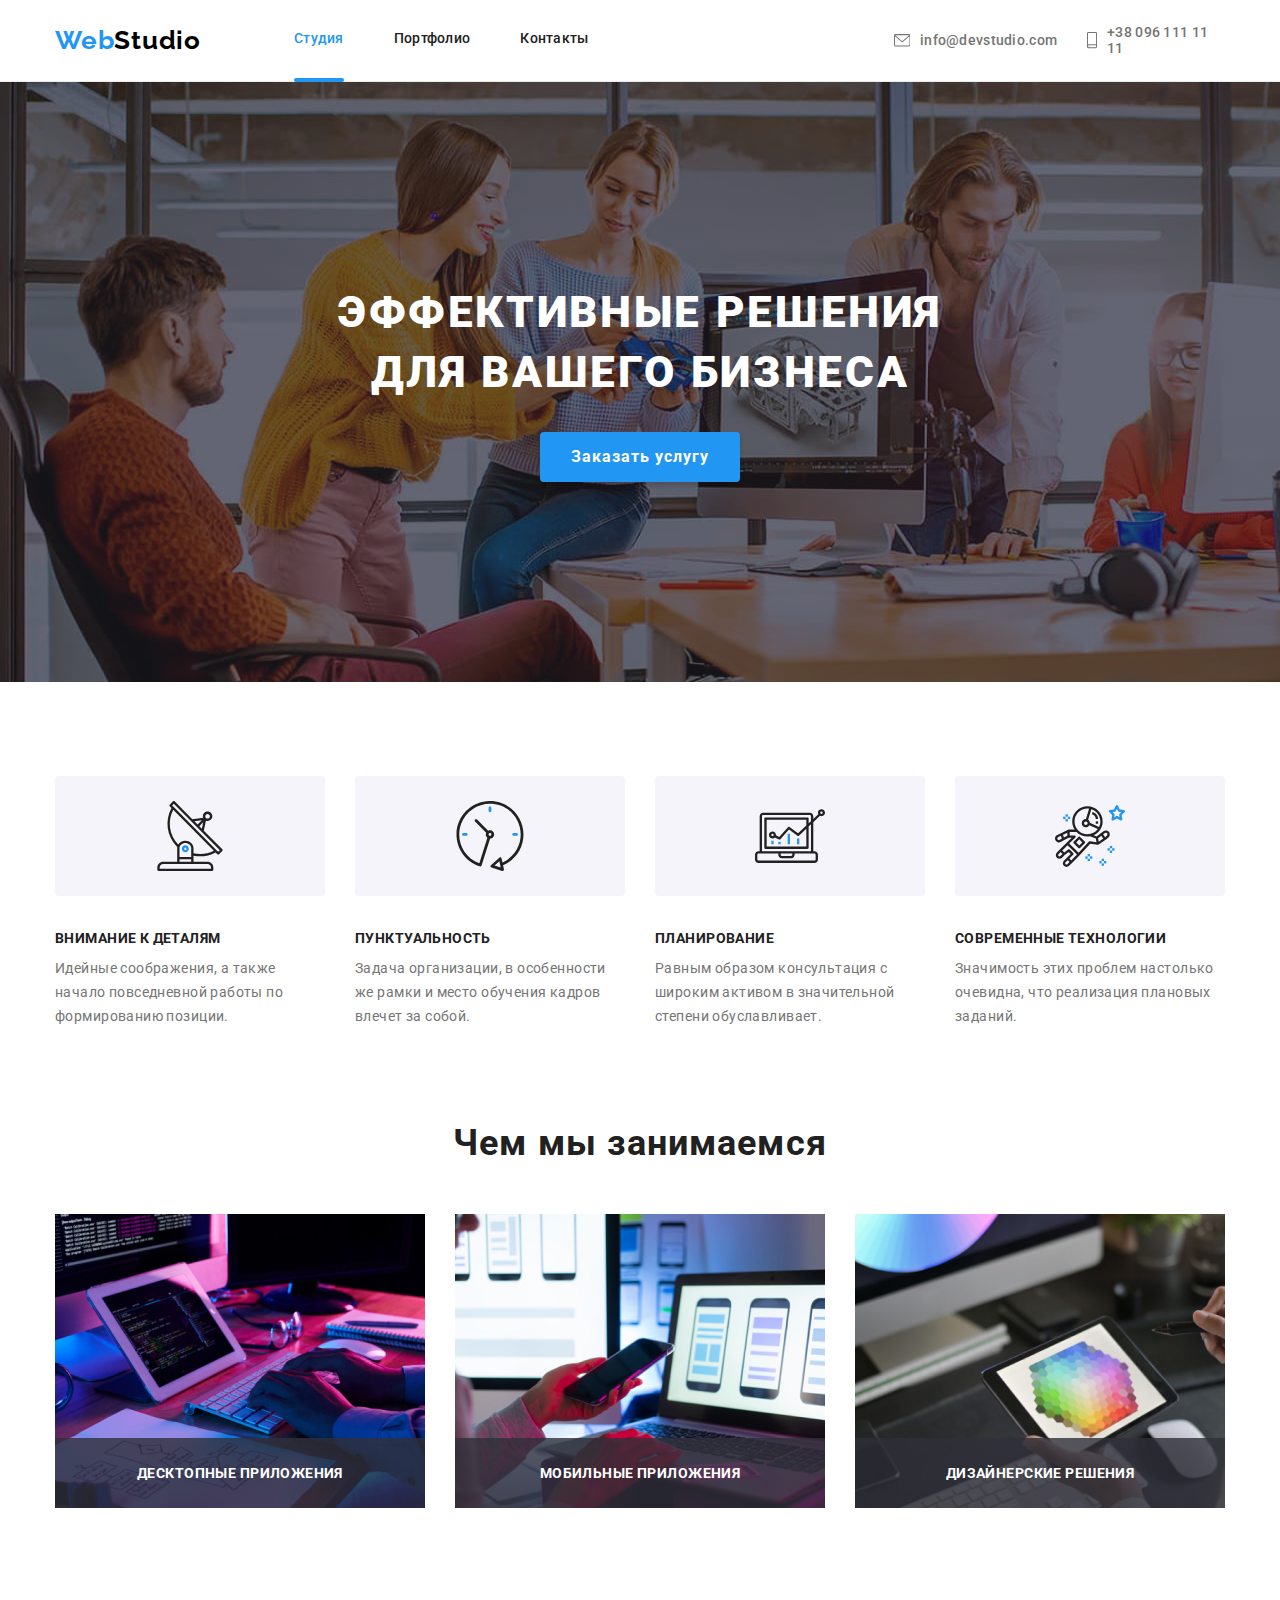
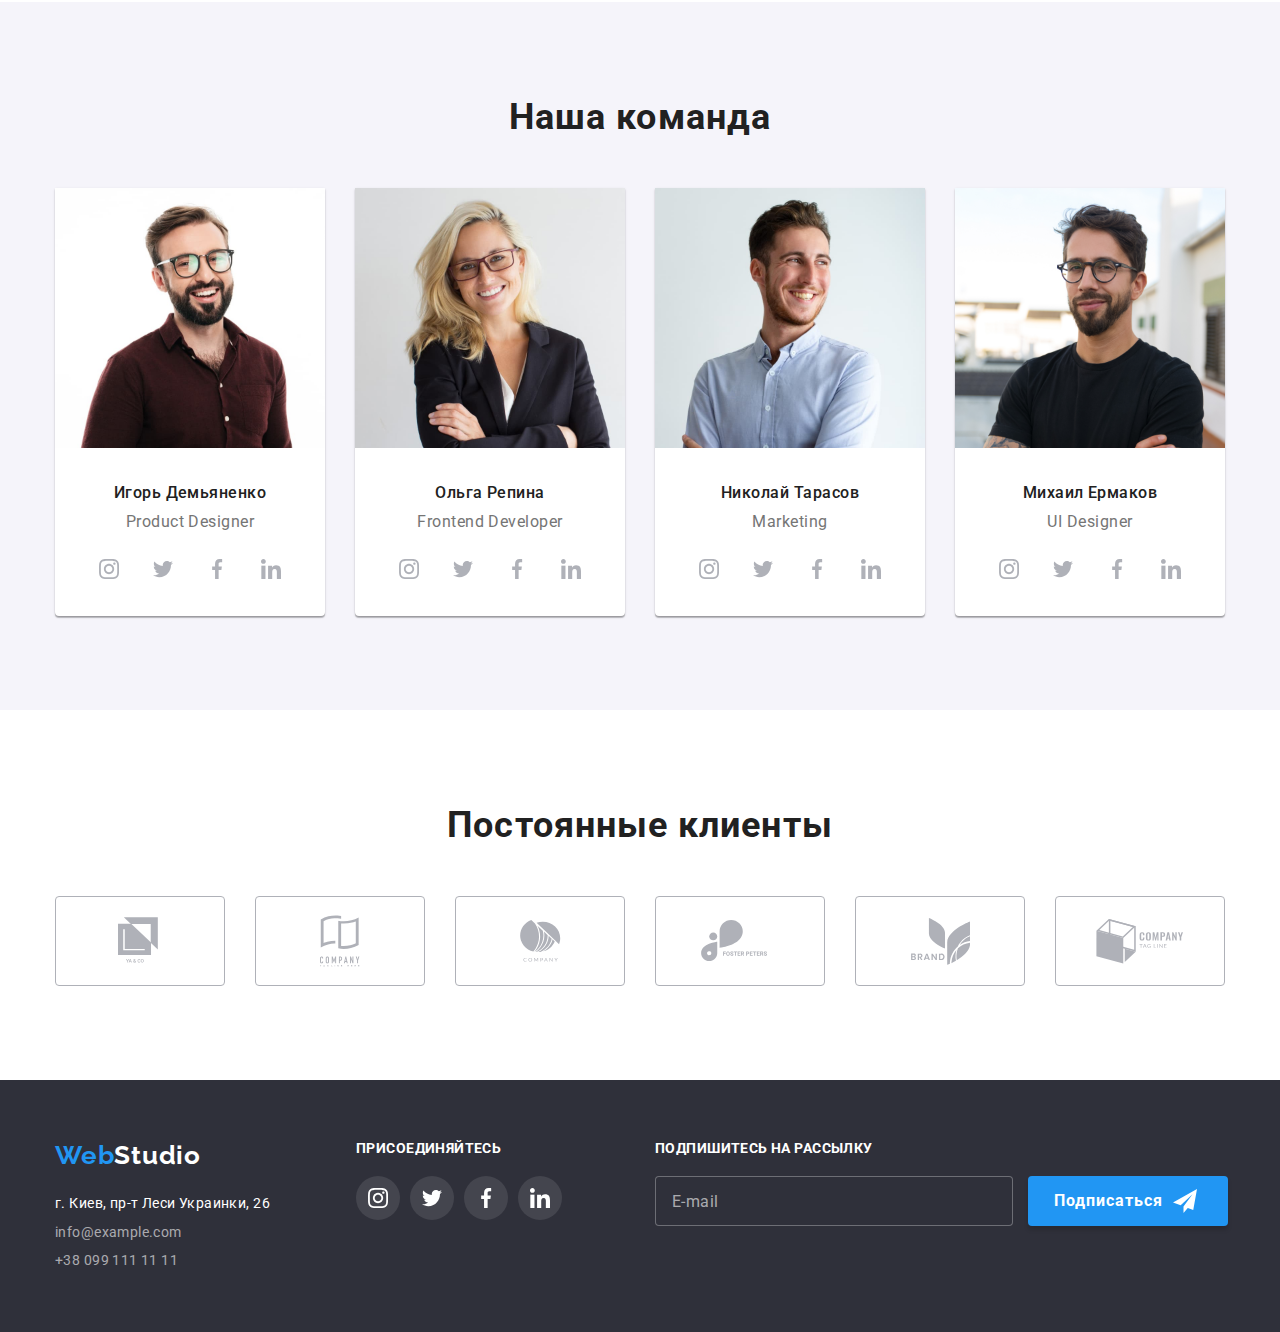
<file: index.html>
<!DOCTYPE html>
<html lang="ru">
<head>
    <meta charset="UTF-8">
    <meta name="viewport" content="width=device-width, initial-scale=1.0">
    <title>Студия</title>
    <!-- <link rel="stylesheet" href="./css/styles.css"> -->
    <link rel="stylesheet" href="./css/main.min.css">
    <link href="https://fonts.googleapis.com/css2?family=Raleway:wght@700&family=Roboto:wght@400;500;700;900&display=swap" rel="stylesheet"/>
    <link rel="preconnect" href="https://fonts.gstatic.com">
    <link href="https://fonts.googleapis.com/css2?family=Roboto:wght@400;500;700;900&display=swap" rel="stylesheet">
</head>
<body class="body">
    <!-- Шапка страницы -->
    <header id="header">
        <div class="container">
            <div class="header-container">
                <!-- Логотип страницы -->
                <a href="./index.html" class="logo">Web<span>Studio</span></a>
                <!-- Навигация страницы -->
                <nav class="main-nav"> 
                    <ul class="site-nav">
                        <li>
                            <a href="./index.html" class="link current">Студия</a>
                        </li>
                        <li>
                            <a href="./portfolio.html" class="link">Портфолио</a>
                        </li>
                        <li>
                            <a href="#" class="link">Контакты</a>
                        </li>
                    </ul>
                <!-- Контакты -->
                    <ul class="contacts-nav">
                        <li>
                            <a href="mailto:info@devstudio.com">
                                <svg class="link-icon icon-email">
                                    <use href="./images/icons/sprite.svg#icon-message"></use>
                                </svg>
                                info@devstudio.com
                            </a>
                        </li>
                        <li>
                            <a href="tel:+380961111111">
                                <svg class="link-icon icon-smartphone">
                                    <use href="./images/icons/sprite.svg#icon-smartphone"></use>
                                </svg>
                                +38 096 111 11 11
                            </a>
                        </li>
                    </ul>
                </nav>
            </div>
        </div>
    </header>
    <!-- Контент страницы -->
    <main>
        <section class="block-one">
                <div class="container">
                    <div class="div-block-one">
                        <h1 class="block-one-text">Эффективные решения <br> для вашего бизнеса</h1>
                        <button data-modal-open class="button">Заказать услугу</button>
                        <div class="backdrop is-hidden" data-modal>
                            <div class="modal">
                                <button data-modal-close class="button-close">
                                    <svg class="data-modal-icon" width="11px" height="11px">
                                        <use href="./images/icons/sprite.svg#icon-close"></use>
                                    </svg>
                                </button>
                                <p>
                                    Оставьте свои данные, мы вам перезвоним
                                </p>
                                <!-- Содержимое модального окна -->
                                <div>
                                    <ul class="modal-input">
                                        <li>
                                            <div class="modal-input-text">Имя</div>
                                            <div class="modal-section">
                                                <input type="text" name="name" class="input-text">
                                                <svg class="modal-input-svg">
                                                    <use href="./images/icons/sprite.svg#icon-name"></use>
                                                </svg>
                                            </div>
                                        </li>
                                        <li>
                                            <div class="modal-input-text">Телефон</div>
                                            <div class="modal-section">
                                                <input type="tel" name="telephone" class="input-text">
                                                <svg class="modal-input-svg">
                                                    <use href="./images/icons/sprite.svg#icon-call"></use>
                                                </svg>
                                            </div>
                                        </li>
                                        <li>
                                            <div class="modal-input-text">Почта</div>
                                            <div class="modal-section">
                                                <input type="email" name="email" class="input-text">
                                                <svg class="modal-input-svg">
                                                    <use href="./images/icons/sprite.svg#icon-mess"></use>
                                                </svg>
                                            </div>
                                        </li>
                                        <li>
                                            <div class="modal-input-text">Коментарий</div>
                                            <div class="modal-section">
                                                <textarea class="comment" name="comment" placeholder="Введите текст"></textarea>
                                            </div>    
                                        </li>
                                    </ul>
                                </div>
                                <!-- Чекбокс -->
                                <div class="checkbox">
                                    <label class="lable-checkbox">
                                        <input class="input-checkbox" type="checkbox" value="agree" name="checkbox">
                                            <svg width="16" height="15">
                                                <use href="./images/icons/sprite.svg#icon-box"></use>
                                            </svg>
                                        <span class="checkbox-text">Соглашаюсь с рассылкой и принимаю</span>
                                        <a class="checkbox-link" href=""> Условия договора</a>
                                    </label>
                                </div>
                                <!-- Кнопка оправки -->
                                <div class="modal-send">
                                    <button class="send-button">Отправить</button>
                                </div>
                            </div>
                        </div>
                    </div>
                </div>
        </section>
        <!-- Особенности -->
        <section class="features-section">
            <div class="container">
                <ul class="features">
                    <li>
                        <img src="./images/Rectangle 1.svg" alt="features" width="270px">
                        <h3>ВНИМАНИЕ К ДЕТАЛЯМ</h3>
                        <p>Идейные соображения, а также начало повседневной работы по формированию позиции.</p>
                    </li>
                    <li>
                        <img src="./images/Rectangle 2.svg" alt="features" width="270px">
                        <h3>ПУНКТУАЛЬНОСТЬ</h3>
                        <p>Задача организации, в особенности же рамки и место обучения кадров влечет за собой.</p>
                    </li>
                    <li>
                        <img src="./images/Rectangle 3.svg" alt="features" width="270px">
                        <h3>ПЛАНИРОВАНИЕ</h3>
                        <p>Равным образом консультация с широким активом в значительной степени обуславливает.</p>
                    </li>
                    <li>
                        <img src="./images/Rectangle 4.svg" alt="features" width="270px">
                        <h3>СОВРЕМЕННЫЕ ТЕХНОЛОГИИ</h3>
                        <p>Значимость этих проблем настолько очевидна, что реализация плановых заданий.</p>
                    </li>
                </ul>
            </div>
        </section>
        <!-- Чем мы занимаемся-->
        <section class="work">
            <div class="container">
                <div class="work-div">
                    <h2>Чем мы занимаемся</h2>
                        <ul class="work-ul">
                            <li>
                                <div class="work-img">
                                    <img src="./images/img01.png" alt="изображение" width="370">
                                    <div class="work-text">
                                        <p>ДЕСКТОПНЫЕ ПРИЛОЖЕНИЯ</p>
                                    </div>
                                </div>
                            </li>
                            <li>
                                <div class="work-img">
                                    <img src="./images/img02.png" alt="изображение" width="370">
                                    <div class="work-text">
                                        <p>МОБИЛЬНЫЕ ПРИЛОЖЕНИЯ</p>
                                    </div>
                                </div>
                            </li>
                            <li>
                                <div class="work-img">
                                    <img src="./images/img03.png" alt="изображение" width="370">
                                    <div class="work-text">
                                        <p>ДИЗАЙНЕРСКИЕ РЕШЕНИЯ</p>
                                    </div>
                                </div>
                            </li>
                        </ul>
                </div>
            </div>
        </section>
        <!-- Наша команда -->
        <section class="commands">
            <div class="container">
                <div class="commands-div">
                    <h2>Наша команда</h2>
                    <ul class="commands-list">
                        <li>
                            <img src="./images/people01.jpg" alt="Игорь Демьяненко" width="270">
                            <div class="commands-text">
                                <h3>Игорь Демьяненко</h3>
                                <p>Product Designer</p>
                                <div class="social-list">
                                    <a href="" class="social-list-link">
                                        <svg class="social-list-icon" width="44px" height="44px">
                                            <use href="./images/icons/sprite.svg#icon-instagram">
                                            </use>
                                        </svg>
                                    </a>
                                    <a href="" class="social-list-link">
                                        <svg class="social-list-icon">
                                            <use href="./images/icons/sprite.svg#icon-twitter"></use>
                                        </svg>
                                    </a>
                                    <a href="" class="social-list-link">
                                        <svg class="social-list-icon">
                                            <use href="./images/icons/sprite.svg#icon-facebook"></use>
                                        </svg>
                                    </a>
                                    <a href="" class="social-list-link">
                                        <svg class="social-list-icon">
                                            <use href="./images/icons/sprite.svg#icon-linkedin"></use>
                                        </svg>
                                    </a>
                                </div>
                            </div>
                        </li>
                        <li>
                            <img src="./images/people02.jpg" alt="Ольга репина" width="270">
                            <div class="commands-text">
                                <h3>Ольга Репина</h3>
                                <p>Frontend Developer</p>
                                <div class="social-list">
                                    <a href="" class="social-list-link">
                                        <svg class="social-list-icon" width="44px" height="44px">
                                            <use href="./images/icons/sprite.svg#icon-instagram"></use>
                                        </svg>
                                    </a>
                                    <a href="" class="social-list-link">
                                        <svg class="social-list-icon">
                                            <use href="./images/icons/sprite.svg#icon-twitter"></use>
                                        </svg>
                                    </a>
                                    <a href="" class="social-list-link">
                                        <svg class="social-list-icon">
                                            <use href="./images/icons/sprite.svg#icon-facebook"></use>
                                        </svg>
                                    </a>
                                    <a href="" class="social-list-link">
                                        <svg class="social-list-icon">
                                            <use href="./images/icons/sprite.svg#icon-linkedin"></use>
                                        </svg>
                                    </a>
                                </div>
                            </div>
                        </li>
                        <li>
                            <img src="./images/people03.jpg" alt="Николай Тарасов" width="270">
                            <div class="commands-text">
                                <h3>Николай Тарасов</h3>
                                <p>Marketing</p>
                                <div class="social-list">
                                    <a href="" class="social-list-link">
                                        <svg class="social-list-icon" width="44px" height="44px">
                                            <use href="./images/icons/sprite.svg#icon-instagram"></use>
                                        </svg>
                                    </a>
                                    <a href="" class="social-list-link">
                                        <svg class="social-list-icon">
                                            <use href="./images/icons/sprite.svg#icon-twitter"></use>
                                        </svg>
                                    </a>
                                    <a href="" class="social-list-link">
                                        <svg class="social-list-icon">
                                            <use href="./images/icons/sprite.svg#icon-facebook"></use>
                                        </svg>
                                    </a>
                                    <a href="" class="social-list-link">
                                        <svg class="social-list-icon">
                                            <use href="./images/icons/sprite.svg#icon-linkedin"></use>
                                        </svg>
                                    </a>
                                </div>
                            </div>
                        </li>
                        <li>
                            <img src="./images/people04.png" alt="Михаил Ермаков" width="270">
                            <div class="commands-text">
                                <h3>Михаил Ермаков</h3>
                                <p>UI Designer</p>
                                <div class="social-list">
                                    <a href="" class="social-list-link">
                                        <svg class="social-list-icon" width="44px" height="44px">
                                            <use href="./images/icons/sprite.svg#icon-instagram"></use>
                                        </svg>
                                    </a>
                                    <a href="" class="social-list-link">
                                        <svg class="social-list-icon">
                                            <use href="./images/icons/sprite.svg#icon-twitter"></use>
                                        </svg>
                                    </a>
                                    <a href="" class="social-list-link">
                                        <svg class="social-list-icon">
                                            <use href="./images/icons/sprite.svg#icon-facebook"></use>
                                        </svg>
                                    </a>
                                    <a href="" class="social-list-link">
                                        <svg class="social-list-icon">
                                            <use href="./images/icons/sprite.svg#icon-linkedin"></use>
                                        </svg>
                                    </a>
                                </div>
                            </div>
                        </li>
                    </ul>
                </div>
            </div>
        </section>
        <!-- Постоянные клиенты -->
        <section class="clients">
            <div class="container">
                <div class="clients-div">
                    <h2>Постоянные клиенты</h2>
                    <ul class="clients-list">
                        <li>
                            <a href="" class="clients-link">
                                <svg class="clients-icon" width="44px" height="49px">
                                    <use href="./images/icons/sprite.svg#icon-client-1"></use>
                                </svg>
                            </a>
                        </li>
                        <li>
                            <a href="" class="clients-link">
                                <svg class="clients-icon" width="40px" height="52px">
                                    <use href="./images/icons/sprite.svg#icon-client-2"></use>
                                </svg>
                            </a>
                        </li>
                        <li>
                            <a href="" class="clients-link">
                                <svg class="clients-icon" width="41px" height="42px">
                                    <use href="./images/icons/sprite.svg#icon-client-3"></use>
                                </svg>
                            </a>
                        </li>
                        <li>
                            <a href="" class="clients-link">
                                <svg class="clients-icon" width="79px" height="42px">
                                    <use href="./images/icons/sprite.svg#icon-client-4"></use>
                                </svg>
                            </a>
                        </li>
                        <li>
                            <a href="" class="clients-link">
                                <svg class="clients-icon" width="59px" height="47px">
                                    <use href="./images/icons/sprite.svg#icon-client-5"></use>
                                </svg>
                            </a>
                        </li>
                        <li>
                            <a href="" class="clients-link">
                                <svg class="clients-icon" width="88px" height="45px">
                                    <use href="./images/icons/sprite.svg#icon-client-6"></use>
                                </svg>
                            </a>
                        </li>
                    </ul>
                </div>
            </div>
        </section>
    </main>
    <!-- Подвал страницы -->
    <footer class="page-footer">
        <div class="container">
            <div class="footer-div">
                <div class="footer-container">
                    <a href="./index.html" class="footer-logo">Web<span>Studio</span></a>
                    <!-- Адрес и контакты -->
                    <address class="footer-address">
                        <ul class="adress-footer">
                            <li class="adress">г. Киев, пр-т Леси Украинки, 26</li>
                            <li><a href="mailto:info@example.com">info@example.com</a></li>
                            <li><a href="tel:+380991111111">+38 099 111 11 11</a></li>
                        </ul>
                    </address>
                </div>
                <div class="footer-social">
                    <p class="footer-social-description">ПРИСОЕДИНЯЙТЕСЬ</p>
                    <ul class="footer-social-list">
                        <li>
                            <a href="" class="footer-social-link">
                                <svg class="footer-social-icon">
                                    <use href="./images/icons/sprite.svg#icon-instagram"></use>
                                </svg>
                            </a>
                        </li>
                        <li>
                            <a href="" class="footer-social-link">
                                <svg class="footer-social-icon">
                                    <use href="./images/icons/sprite.svg#icon-twitter"></use>
                                </svg>
                            </a>
                        </li>
                        <li>
                            <a href="" class="footer-social-link">
                                <svg class="footer-social-icon">
                                    <use href="./images/icons/sprite.svg#icon-facebook"></use>
                                </svg>
                            </a>
                        </li>
                        <li>
                            <a href="" class="footer-social-link">
                                <svg class="footer-social-icon">
                                    <use href="./images/icons/sprite.svg#icon-linkedin"></use>
                                </svg>
                            </a>
                        </li>
                    </ul>
                </div>
                <!-- Подписка -->
                <div class="subscription">
                    <p>ПОДПИШИТЕСЬ НА РАССЫЛКУ</p>
                    <div class="subscription-div">
                        <input type="email" name="email" placeholder="E-mail" class="subscription-input">
                        <button class="button-subscription">
                            <span>Подписаться</span>
                            <svg>
                                <use href="./images/icons/sprite.svg#icon-send"></use>
                            </svg>
                        </button>
                    </div>
                </div>
            </div>
        </div>
    </footer>

    <script src="./js/modal.js"></script>
</body>
</html>
</file>
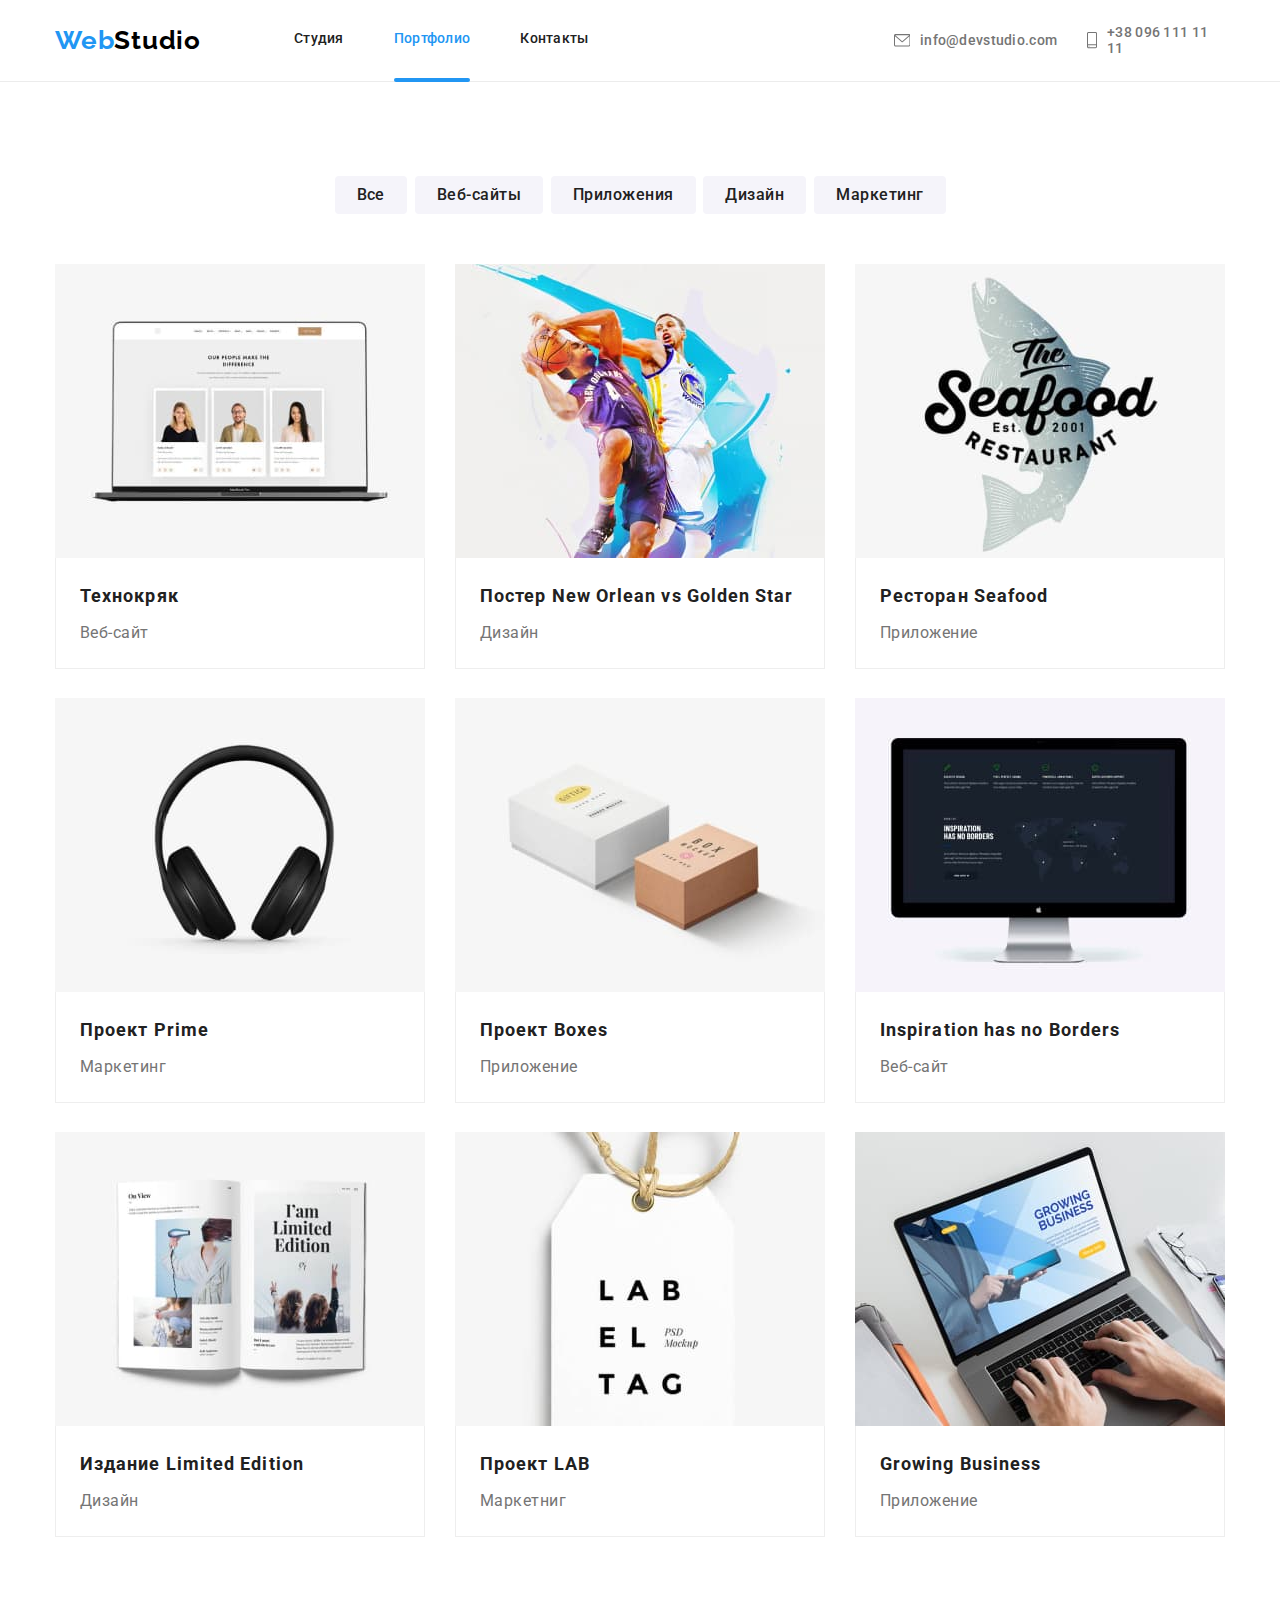
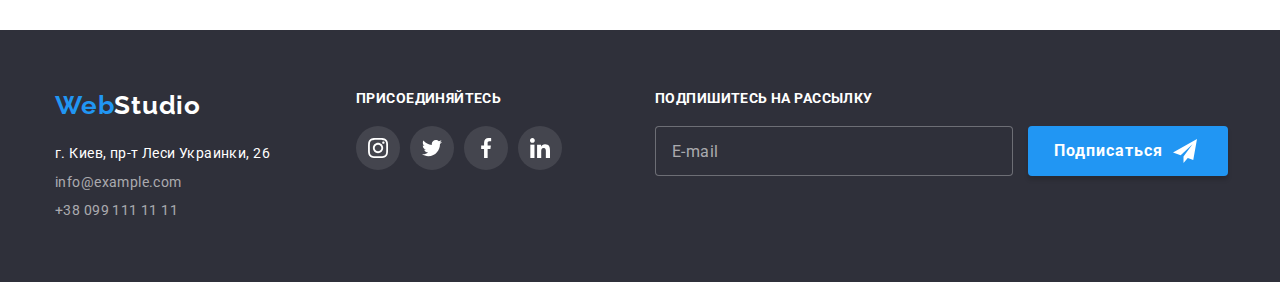
<file: portfolio.html>
<!DOCTYPE html>
<html lang="ru">
<head>
    <meta charset="UTF-8">
    <meta name="viewport" content="width=device-width, initial-scale=1.0">
    <title>Портфолио</title>
    <!-- <link rel="stylesheet" href="./css/styles.css"> -->
    <link rel="stylesheet" href="./css/main.min.css">
    <link href="https://fonts.googleapis.com/css2?family=Raleway:wght@700&family=Roboto:wght@400;500;700;900&display=swap" rel="stylesheet"/>
    <link rel="preconnect" href="https://fonts.gstatic.com">
    <link href="https://fonts.googleapis.com/css2?family=Roboto:wght@400;500;700;900&display=swap" rel="stylesheet">
</head>
<body class="body">
    <!-- Шапка страницы -->
    <header id="header">
        <div class="container">
            <div class="header-container">
                <!-- Логотип страницы -->
                <a href="./index.html" class="logo">Web<span>Studio</span></a>
                <!-- Навигация страницы -->
                <nav class="main-nav">
                    <ul class="site-nav">
                        <li><a href="./index.html" class="link">Студия</a></li>
                        <li><a href="./portfolio.html" class="link current">Портфолио</a></li>
                        <li><a href="#" class="link">Контакты</a></li>
                    </ul>
                    <!-- Контакты -->
                    <ul class="contacts-nav">
                        <li>
                            <a href="mailto:info@devstudio.com">
                                <svg class="link-icon icon-email">
                                    <use href="./images/icons/sprite.svg#icon-message"></use>
                                </svg>
                                info@devstudio.com
                            </a>
                        </li>
                        <li>
                            <a href="tel:+380961111111">
                                <svg class="link-icon icon-smartphone">
                                    <use href="./images/icons/sprite.svg#icon-smartphone"></use>
                                </svg>
                                +38 096 111 11 11
                            </a>
                        </li>
                    </ul>
                </nav>
            </div>
        </div>
    </header>
    <!--Контент страницы-->
    <main>
        <!-- <div class="container"> -->
            <!-- Проекты -->
            <section class="portfolio">
                <div class="container">
                    <div class="portfolio-div">
                        <ul class="portfolio-nav">
                            <li><button>Все</button></li>
                            <li><button>Веб-сайты</button></li>
                            <li><button>Приложения</button></li>
                            <li><button>Дизайн</button></li>
                            <li><button>Маркетинг</button></li>
                        </ul>
                        <ul class="projects">
                            <li>
                                <a href="">
                                    <div class="projects-image">
                                        <img src="./images/portfolio/project_01.jpg" alt="project 1" width="370">
                                        <div class="overlay">
                                            <p>Технокряк это современная площадка распространения коронавируса. Компании используют эту платформу для цифрового шпионажа и атак на защищённые сервера конкурентов.</p>
                                        </div>
                                    </div>
                                    <div class="projects-text">
                                        <h3>Технокряк</h3>
                                        <p>Веб-сайт</p>
                                    </div>
                                </a>
                            </li>
                            <li>
                                <a href="">
                                    <div class="projects-image">
                                        <img src="./images/portfolio/project_02.jpg" alt="project 2" width="370">
                                        <div class="overlay">
                                            <p>Технокряк это современная площадка распространения коронавируса. Компании используют эту платформу для цифрового шпионажа и атак на защищённые сервера конкурентов.</p>
                                        </div>
                                    </div>
                                    <div class="projects-text">
                                        <h3>Постер New Orlean vs Golden Star</h3>
                                        <p>Дизайн</p>
                                    </div>
                                </a>
                            </li>
                            <li>
                                <a href="">
                                    <div class="projects-image">
                                        <img src="./images/portfolio/project_03.jpg" alt="project 3" width="370">
                                        <div class="overlay">
                                            <p>Технокряк это современная площадка распространения коронавируса. Компании используют эту платформу для цифрового шпионажа и атак на защищённые сервера конкурентов.</p>
                                        </div>
                                    </div>
                                    <div class="projects-text">
                                        <h3>Ресторан Seafood</h3>
                                        <p>Приложение</p>
                                    </div>
                                </a>
                            </li>
                            <li>
                                <a href="">
                                    <div class="projects-image">
                                        <img src="./images/portfolio/project_04.jpg" alt="project 4" width="370">
                                        <div class="overlay">
                                            <p>Технокряк это современная площадка распространения коронавируса. Компании используют эту платформу для цифрового шпионажа и атак на защищённые сервера конкурентов.</p>
                                        </div>
                                    </div>
                                    <div class="projects-text">
                                        <h3>Проект Prime</h3>
                                        <p>Маркетинг</p>
                                    </div>
                                </a>
                            </li>
                            <li>
                                <a href="">
                                    <div class="projects-image">
                                        <img src="./images/portfolio/project_05.jpg" alt="project 5" width="370">
                                        <div class="overlay">
                                            <p>Технокряк это современная площадка распространения коронавируса. Компании используют эту платформу для цифрового шпионажа и атак на защищённые сервера конкурентов.</p>
                                        </div>
                                    </div>
                                    <div class="projects-text">
                                        <h3>Проект Boxes</h3>
                                        <p>Приложение</p>
                                    </div>
                                </a>
                            </li>
                            <li>
                                <a href="">
                                    <div class="projects-image">
                                        <img src="./images/portfolio/project_06.jpg" alt="project 6" width="370">
                                        <div class="overlay">
                                            <p>Технокряк это современная площадка распространения коронавируса. Компании используют эту платформу для цифрового шпионажа и атак на защищённые сервера конкурентов.</p>
                                        </div>
                                    </div>
                                    <div class="projects-text">
                                        <h3>Inspiration has no Borders</h3>
                                        <p>Веб-сайт</p>
                                    </div>
                                </a>
                            </li>
                            <li>
                                <a href="">
                                    <div class="projects-image">
                                        <img src="./images/portfolio/project_07.jpg" alt="project 7" width="370">
                                        <div class="overlay">
                                            <p>Технокряк это современная площадка распространения коронавируса. Компании используют эту платформу для цифрового шпионажа и атак на защищённые сервера конкурентов.</p>
                                        </div>
                                    </div>
                                    <div class="projects-text">
                                        <h3>Издание Limited Edition</h3>
                                        <p>Дизайн</p>
                                    </div>
                                </a>
                            </li>
                            <li>
                                <a href="">
                                    <div class="projects-image">
                                        <img src="./images/portfolio/project_08.jpg" alt="project 8" width="370">
                                        <div class="overlay">
                                            <p>Технокряк это современная площадка распространения коронавируса. Компании используют эту платформу для цифрового шпионажа и атак на защищённые сервера конкурентов.</p>
                                        </div>
                                    </div>
                                    <div class="projects-text">
                                        <h3>Проект LAB</h3>
                                        <p>Маркетниг</p>
                                    </div>
                                </a>
                            </li>
                            <li>
                                <a href="">
                                    <div class="projects-image">
                                        <img src="./images/portfolio/project_09.jpg" alt="project 9" width="370">
                                        <div class="overlay">
                                            <p>Технокряк это современная площадка распространения коронавируса. Компании используют эту платформу для цифрового шпионажа и атак на защищённые сервера конкурентов.</p>
                                        </div>
                                    </div>
                                    <div class="projects-text">
                                        <h3>Growing Business</h3>
                                        <p>Приложение</p>
                                    </div>
                                </a>
                            </li>
                        </ul>
                    </div>
                </div>
            </section>
        <!-- </div> -->
    </main>
    <!--Підвал сторінки-->
    <footer class="page-footer">
        <div class="container">
            <div class="footer-div">
                <div class="footer-container">
                    <a href="./index.html" class="footer-logo">Web<span>Studio</span></a>
                    <!-- Адрес и контакты -->
                    <address class="footer-address">
                        <ul class="adress-footer">
                            <li class="adress">г. Киев, пр-т Леси Украинки, 26</li>
                            <li><a href="mailto:info@example.com">info@example.com</a></li>
                            <li><a href="tel:+380991111111">+38 099 111 11 11</a></li>
                        </ul>
                    </address>
                </div>
                <div class="footer-social">
                    <p class="footer-social-description">ПРИСОЕДИНЯЙТЕСЬ</p>
                    <ul class="footer-social-list">
                        <li>
                            <a href="" class="footer-social-link">
                                <svg class="footer-social-icon">
                                    <use href="./images/icons/sprite.svg#icon-instagram"></use>
                                </svg>
                            </a>
                        </li>
                        <li>
                            <a href="" class="footer-social-link">
                                <svg class="footer-social-icon">
                                    <use href="./images/icons/sprite.svg#icon-twitter"></use>
                                </svg>
                            </a>
                        </li>
                        <li>
                            <a href="" class="footer-social-link">
                                <svg class="footer-social-icon">
                                    <use href="./images/icons/sprite.svg#icon-facebook"></use>
                                </svg>
                            </a>
                        </li>
                        <li>
                            <a href="" class="footer-social-link">
                                <svg class="footer-social-icon">
                                    <use href="./images/icons/sprite.svg#icon-linkedin"></use>
                                </svg>
                            </a>
                        </li>
                    </ul>
                </div>
                <!-- Подписка -->
                <div class="subscription">
                    <p>ПОДПИШИТЕСЬ НА РАССЫЛКУ</p>
                    <div class="subscription-div">
                        <input type="email" name="email" placeholder="E-mail" class="subscription-input">
                        <button class="button-subscription">
                            <span>Подписаться</span>
                            <svg>
                                <use href="./images/icons/sprite.svg#icon-send"></use>
                            </svg>
                        </button>
                    </div>
                </div>
            </div>
        </div>
    </footer>
</body>
</html>
</file>
<file: css/styles.css>
:root { 
    --text-color-black: #212121;
    --text-color-grey: #757575;
    --text-color-white: #FFFFFF;
    --accent-color: #2196F3;
    --bt-primary: #F5F4FA;
    --bt-second: #2196F3;
    --background-color: #2F303A;
    --icon-collor: #AFB1B8;
    --border-color: #EEEEEE;
    --black-color: #000000;
    --border-header: #ECECEC;
    --animation-timing: cubic-bezier(0.4, 0, 0.2, 1);
}

*{
    margin: 0;
    padding: 0;
}

*
*::before,
*::after{
    box-sizing: inherit;
}

ul{
    list-style: none;
}

.is-hidden{
    display: none;
}

a {
    text-decoration: none;
}

h2{
    font-weight: 700;
    font-size: 36px;
    line-height: 42px;
    letter-spacing: 0.03em;
    color: var(--text-color-black);
}

.body{
    margin: 0;
    font-family: Roboto, sans-serif;
    background: var(--text-color-white);
}

/*Шапка страницы*/
#header{
    background: var(--text-color-white);
    padding-top: 24px;
    padding-bottom: 25px;
    border-bottom: 1px solid var(--border-header);
}

.header-container{
    display: flex;
    align-items: center;
    justify-content: space-between;
}

.logo{
    font-family: Raleway;
    font-style: normal;
    font-weight: 700;
    font-size: 26px;
    line-height: 31px;
    letter-spacing: 0.03em;
    color: var(--accent-color);
    margin-right: 93px;
}

.logo span{
    color: var(--black-color);
}

/*Навигация страницы*/
.main-nav{
    display: flex;
    align-items: center;
}

.site-nav{
    display: flex;
    margin-right: 305px;
}

.site-nav a{
    color: var(--text-color-black);
    font-weight: 500;
    font-size: 14px;
    line-height: 16px;
    letter-spacing: 0.02em;
    transition: 250ms cubic-bezier(0.4, 0, 0.2, 1);
}

.site-nav li:nth-child(-n+2){
    padding-right: 50px;
}

.site-nav li{
    display: flex;
    justify-content: space-around;
}

.site-nav a:hover,
.site-nav a:focus{
    color: var(--bt-second);
    transition: 250ms cubic-bezier(0.4, 0, 0.2, 1);
}

.site-nav .link.current{
    color: var(--accent-color);
}

.site-nav .link.current::after{
    display: box;
    background: currentColor;
    content: "";
    width: inherit;
    height: 4px;
    border-radius: 2px;
    display: flex;
    position: relative;
    top: 31.5px;
}

/*Контакты*/
.contacts-nav{
    display: flex;
}

.contacts-nav li{
    display: flex;
    align-items: center;
}

.contacts-nav li:nth-child(1){
    padding-right: 30px;
}

.contacts-nav a{
    font-weight: 500;
    font-size: 14px;
    line-height: 16px;
    letter-spacing: 0.02em;
    color: var(--text-color-grey);
    display: flex;
    align-items: center;
    transition: 250ms cubic-bezier(0.4, 0, 0.2, 1);
}

.contacts-nav a:hover,
.contacts-nav a:focus{
    font-weight: 500;
    font-size: 14px;
    line-height: 16px;
    letter-spacing: 0.02em;
    color: var(--bt-second);
    transition: 250ms cubic-bezier(0.4, 0, 0.2, 1);
}

.link-icon{
    fill: currentColor;
    padding-right: 10px;
}

.icon-email{
    width: 16px;
    height: 12px;
}

.icon-smartphone{
    width: 10px;
    height: 16px;
}

/*Контент страницы*/
.container{
    width: 1170px;
    padding-top: 0px;
    padding-right: 15px;
    padding-bottom: 0px;
    padding-left: 15px;
    margin-left: auto;
    margin-right: auto;
    position: relative;
}

.block-one{
    text-align: center;
    background-color: #c4c4c4;
    background-image: linear-gradient(
        to right,    
     rgba(47, 48, 58, 0.4),
     rgba(47, 48, 58, 0.4)
    ), url('../images/Img-overlay.jpg');
    background-size: cover;
    padding-top: 200px;
    padding-bottom: 200px;
}

.div-block-one{
    display: flex;
    flex-direction: column;
    align-items: center;
    position: relative;
}

.block-one-text{
    font-weight: 900;
    font-size: 44px;
    line-height: 60px;
    letter-spacing: 0.06em;
    text-transform: uppercase;
    color: var(--text-color-white);
    margin: 0;
}

.button {
    width: 200px;
    height: 50px;
    background: var(--bt-second);
    box-shadow: 0px 4px 4px rgba(0, 0, 0, 0.15);
    border-radius: 4px;
    font-weight: 700;
    font-size: 16px;
    line-height: 30px;
    letter-spacing: 0.06em;
    display: flex;
    justify-content: center;
    align-items: center;
    margin-top: 30px;
    margin-left: auto;
    margin-right: auto;
    color: var(--text-color-white);
    border: 0;
    outline: none;
}

.backdrop{
    position: fixed;
    top: 0;
    left: 0;
    width: 100%;
    height: 100%;
    background: rgba(0, 0, 0, 0.2);
    opacity: 1;
    z-index: 1;
}

.backdrop.is-hidden{
    opacity: 0;
    pointer-events: none;
    visibility: hidden;
}

.backdrop.is-hidden .modal{
    /* transform: translate(100%, 100%); */
    /* transition:  250ms cubic-bezier(0.4, 0, 0.2, 1); */
    opacity: 0;
}
    
.modal{
    position: fixed;
    top: 50%;
    left: 50%;
    transform: translate(-50%, -50%);
    width: 528px;
    height: 581px;
    background-color: var(--text-color-white);
    box-shadow: 0px 1px 3px rgba(0, 0, 0, 0.12), 0px 1px 1px rgba(0, 0, 0, 0.14), 0px 2px 1px rgba(0, 0, 0, 0.2);
    border-radius: 4px;
    animation-name: anim;
    animation-duration: 250ms;
    animation-timing-function: cubic-bezier(0.4, 0, 0.2, 1);
    opacity: 1;
    z-index: 2;
}

@keyframes anim{
    0%{
        transform: scale(0) translate(-50%, -50%);
    }
    
    100%{
        transform: scale(1) translate(-50%, -50%);
    }
}

.modal p{
    font-family: Roboto;
    font-style: normal;
    font-weight: bold;
    font-size: 20px;
    line-height: 23px;
    text-align: center;
    letter-spacing: 0.03em;
    color: #212121;
    padding-top: 2px;
    padding-bottom: 12px;
}

/* Содержимое модального окна */
.modal-input{
    padding-left: 40px;
    padding-right: 40px;
}

/* .modal-input li{
    cursor: pointer;
} */

.modal-input li:not(:last-child){
    padding-bottom: 10px;
}

.modal-input-text{
    font-family: Roboto;
    font-style: normal;
    font-weight: normal;
    font-size: 12px;
    line-height: 14px;
    letter-spacing: 0.01em;
    color: var(--text-color-grey);
    text-align: left;
    padding-bottom: 4px;
}

.modal-section{
    position: relative;
    display: flex;
    align-items: center;
}

.input-text{
    border: 1px solid rgba(33, 33, 33, 0.2);
    box-sizing: border-box;
    border-radius: 4px;
    width: 100%;
    height: 40px;
    padding-left: 42px;
    outline: none;
    color: var(--black-color);
    cursor: pointer;
    transition: 250ms cubic-bezier(0.4, 0, 0.2, 1);
}

.input-text.comments{
    height: 120px;
    padding-left: 16px;
}

.comment{
    width: 100%;
    height: 120px;
    resize: none;
    outline: none;
    border: 1px solid rgba(33, 33, 33, 0.2);
    box-sizing: border-box;
    border-radius: 4px;
    padding: 12px 16px;
    font-family: Roboto;
    font-style: normal;
    font-weight: normal;
    font-size: 14px;
    line-height: 16px;
    letter-spacing: 0.01em;
    color: var(--black-color);
    transition: 250ms cubic-bezier(0.4, 0, 0.2, 1);
}

.comment:hover,
.comment:focus{
    border: 1px solid var(--accent-color);
    transition: 250ms cubic-bezier(0.4, 0, 0.2, 1);
    cursor: pointer;
    
}

textarea[name="comment"]::-webkit-input-placeholder {
    color: rgba(117, 117, 117, 0.5)
   } 

textarea[name="comment"]::-moz-placeholder {
    color: rgba(117, 117, 117, 0.5)
   }

.input-text:hover,
.input-text:focus{
    transition: 250ms cubic-bezier(0.4, 0, 0.2, 1);
    fill: var(--accent-color);
    border: 1px solid var(--accent-color);
    box-sizing: border-box;
    border-radius: 4px;
    cursor: pointer;
}

.input-text:hover + .modal-input-svg,
.input-text:focus + .modal-input-svg{
    fill: var(--accent-color);
    transition: 250ms cubic-bezier(0.4, 0, 0.2, 1);
}

.modal-input-svg{
    width: 18px;
    height: 18px;
    position: absolute;
    left: 12px;
    fill: var(--text-color-black);
}

.input-comments:hover,
.input-comments:focus{
    border: 1px solid var(--accent-color);
    transition: 250ms cubic-bezier(0.4, 0, 0.2, 1);
}

/* Чекбокс */
.checkbox{
    display: flex;
    justify-content: center;
    align-items: center;
    margin-top: 20px;
}
  
.lable-checkbox{
    display: flex;
    align-items: center;
}
  
.input-checkbox{
    margin-right: 8px;
    appearance: none;
    cursor: pointer;
}
  
.input-checkbox svg{
    display: inline-block;
    transition-duration: 250ms;
    transition-timing-function: var(--animating-timing);
}
  
.input-checkbox:checked + svg{
    background-image: url("../images/icons/icon-check.svg");
    background-color: var(--accent-color);
    background-size: contain;
    background-origin: border-box;
    fill: transparent;
    border-radius: 2px;
    transition-duration: 250ms;
    transition-timing-function: var(--animating-timing);
}
  
.checkbox-text{
    font-family: Roboto;
    font-style: normal;
    font-weight: normal;
    font-size: 14px;
    line-height: 24px;
    letter-spacing: 0.03em;
    color: var(--text-color-grey);
    padding-left: 8.38px;
}
  
.checkbox-link{
    padding-left: 5px;
    font-family: Roboto;
    font-style: normal;
    font-weight: normal;
    font-size: 14px;
    line-height: 24px;
    letter-spacing: 0.03em;
    text-decoration-line: underline;
    color: var(--accent-color);
}

/* Кнопка отправки */
.modal-send{
    padding-top: 30px;
    display: flex;
    justify-content: center;
}

.send-button{
    background: var(--accent-color);
    box-shadow: 0px 4px 4px rgba(0, 0, 0, 0.15);
    border-radius: 4px;
    border: 0;
    width: 200px;
    height: 50px;
    font-family: Roboto;
    font-style: normal;
    font-weight: bold;
    font-size: 16px;
    line-height: 30px;
    display: flex;
    align-items: center;
    text-align: center;
    letter-spacing: 0.06em;
    color: var(--text-color-white);
    display: flex;
    justify-content: center;
    align-items: center;
    transition: 250ms cubic-bezier(0.4, 0, 0.2, 1);
    outline: none;
}

.send-button:hover,
.send-button:focus{
    background: #188CE8;
    cursor: pointer;
    transition: 250ms cubic-bezier(0.4, 0, 0.2, 1);
}

.button-close{
    width: 30px;
    height: 30px;
    background-color: var(--text-color-white);
    border-radius: 100%;
    border: 1px solid rgba(0, 0, 0, 0.1);
    color: var(--black-color);
    margin-top: 8px;
    margin-right: 8px;
    display: flex;
    justify-content: center;
    align-items: center;
    position: relative;
    left: 490px;
    transition: 250ms cubic-bezier(0.4, 0, 0.2, 1);
    cursor: pointer;
    /* animation-name: anim;
    animation-direction: reverse;
    animation-duration: 250ms; */
}

@keyframes back-anim{
    0%{
        transform: scale(1);
    }

    100%{
        transform: scale(0);
    }
}

.data-modal-icon{
    display: inline-block;
    width: 11px;
    height: 11px;
    fill: currentColor;
}

.button-close:hover{
    border: 1px solid rgba(0, 0, 0, 0.1);
    color: var(--accent-color);
    transition: 250ms cubic-bezier(0.4, 0, 0.2, 1);
}

/*Особенности*/
.features-section{
    padding-top: 94px;
}

.features{
    display: flex;
    justify-content: space-between;
}

.features li{
    width: 270px;
}

.features img{
    padding-bottom: 30px;
}

.features h3{
    font-weight: 700;
    font-size: 14px;
    line-height: 16px;
    letter-spacing: 0.03em;
    text-transform: uppercase;
    color: var(--text-color-black);
    padding-bottom: 10px;
}

.features p{
    font-weight: 400;
    font-size: 14px;
    line-height: 24px;
    letter-spacing: 0.03em;
    color: var(--text-color-grey);
}

/* Чем мы занимаемся */
.work{
    padding-top: 94px;
    padding-bottom: 94px;
}

.work-div{
    display: flex;
    flex-direction: column;
}

.work-div h2{
    text-align: center;
    padding-bottom: 50px;
}

.work-ul{
    display: flex;
    justify-content: space-between;
    /* position: relative; */
}

.work-ul li{
    display: flex;
}

.work-img{
    display: flex;
    justify-content: center;
    position: relative;
}

.work-img img{
    position: relative;
}

.work-text{
    background: rgba(47, 48, 58, 0.8);
    width: 370px;
    height: 70px;
    display: flex;
    justify-content: center;
    align-items: center;
    position: absolute;
    bottom: 0px;
}

.work-text p{
    position: absolute;
    font-family: Roboto;
    font-style: normal;
    font-weight: bold;
    font-size: 14px;
    line-height: 16px;
    text-align: center;
    letter-spacing: 0.03em;
    text-transform: uppercase;
    color: var(--text-color-white);
}

/* Наша команда */
.commands{
    background: var(--bt-primary);
    padding-top: 94px;
    padding-bottom: 94px;
}

.commands-div{
    display: flex;
    justify-content: center;
    flex-direction: column;
}

.commands-div h2{
    padding-bottom: 50px;
    text-align: center;
}

.commands-list{
    display: flex;
    justify-content: space-between;
}

.commands-list li{
    width: 270px;
    height: 428px;
    background: var(--text-color-white);
    box-shadow: 0px 1px 3px rgba(0, 0, 0, 0.12), 0px 1px 1px rgba(0, 0, 0, 0.14), 0px 2px 1px rgba(0, 0, 0, 0.2);
    border-radius: 0px 0px 4px 4px;
}

.commands-text{
    padding-top: 30px;
    padding-bottom: 30px;
    text-align: center;
}

.commands-list h3{
    font-weight: 500;
    font-size: 16px;
    line-height: 19px;
    letter-spacing: 0.03em;
    color: var(--text-color-black);
}

.commands-list p{
    font-size: 16px;
    line-height: 19px;
    letter-spacing: 0.03em;
    color: var(--text-color-grey);
    padding-top: 10px;
}

.social-list{
    padding-left: 32px;
    padding-right: 32px;
    margin-top: 16px;
    margin-bottom: 30px;
    display: flex;
    justify-content: space-between;
}

.social-list-link{
    width: 44px;
    height: 44px;
    border-radius: 50%;
    color: var(--icon-collor);
    display: flex;
    align-items: center;
    justify-content: center;
    transition: 250ms cubic-bezier(0.4, 0, 0.2, 1);
}

.social-list-link:hover,
.social-list-link:focus{
    color: var(--text-color-white);
    background-color: var(--accent-color);
    transition: 250ms cubic-bezier(0.4, 0, 0.2, 1);
}

.social-list-icon{
    width: 20px;
    height: 20px;
    fill: currentColor;
}

/* Постоянные клиенты */
.clients{
    padding-top: 94px;
    padding-bottom: 94px;
}

.clients-div{
    display: flex;
    flex-direction: column;
}

.clients-div h2{
    text-align: center;
}

.clients-list{
    padding-top: 50px;
    display: flex;
    justify-content: space-between;
}

.clients-list li{
    display: flex;
    justify-content: space-between;
}

.clients-link{
    width: 170px;
    height: 90px;
    border: 1px solid var(--icon-collor);
    border-radius: 4px;
    display: flex;
    justify-content: center;
    align-items: center;
    color: var(--icon-collor);
    transition: 250ms cubic-bezier(0.4, 0, 0.2, 1);
}

.clients-link:hover,
.clients-link:focus{
    color: var(--accent-color);
    border: 1px solid var(--accent-color);
    transition: 250ms cubic-bezier(0.4, 0, 0.2, 1);
}

.clients-icon{
    fill: currentColor;
}

.icon-clients:hover,
.icon-clients:focus{
    fill: var(--accent-color);
}

/* Подвал страницы */
.page-footer{
    background: var(--background-color);
    padding-top: 60px;
    padding-bottom: 60px;
    width: 100%;
}

.footer-div{
    display: flex;
}

.footer-container{
    display: flex;
    flex-direction: column;
}

.footer-address{
    display: flex;
}

/* Лого футтера */
.footer-logo{
    font-family: Raleway;
    font-style: normal;
    font-weight: bold;
    font-size: 26px;
    line-height: 31px;
    letter-spacing: 0.03em;
    color: var(--bt-second);
}

.footer-logo span{
    color: var(--text-color-white);
}

/* Адрес и контакты */
.adress-footer{
    padding-top: 20px;
    font-family: Roboto;
    font-style: normal;
    font-weight: normal;
    font-size: 14px;
    line-height: 24px;
    letter-spacing: 0.03em;
    height: 81px;
    display: flex;
    flex-direction: column;
    justify-content: space-between;
}

.adress{
    font-style: normal;
    font-weight: 400;
    font-size: 14px;
    line-height: 24px;
    letter-spacing: 0.03em;
    color: var(--text-color-white);
}

.adress-footer a{
    font-family: Roboto;
    font-style: normal;
    font-weight: normal;
    font-size: 14px;
    line-height: 24px;
    letter-spacing: 0.03em;
    color: rgba(255, 255, 255, 0.6);
}

/* Присоединяйтесь */
.footer-social{
    display: flex;
    flex-direction: column;
    margin-left: 70px;
}

.footer-social-description{
    font-family: Roboto;
    font-style: normal;
    font-weight: bold;
    font-size: 14px;
    line-height: 16px;
    letter-spacing: 0.03em;
    text-transform: uppercase;
    color: var(--text-color-white);
    padding-bottom: 20px;
}

.footer-social-list{
    display: flex;
}

.footer-social-list li{
    display: flex;
}

.footer-social-list li:not(:last-child){
    margin-right: 10px;
}

.footer-social-link{
    display: flex;
    justify-content: center;
    align-items: center;
    width: 44px;
    height: 44px;
    color: var(--text-color-white);
    background-color: rgba(255, 255, 255, 0.1);
    border-radius: 50%;
    transition: 250ms cubic-bezier(0.4, 0, 0.2, 1);
}

.footer-social-link:hover,
.footer-social-link:focus{
    background: var(--accent-color);
    transition: 250ms cubic-bezier(0.4, 0, 0.2, 1);
}

.footer-social-icon{
    fill: currentColor;
    width: 20px;
    height: 20px;
}

/* Подписка */
.subscription{
    display: flex;
    flex-direction: column;
    margin-left: 93px;
}
.subscription p{
    font-family: Roboto;
    font-style: normal;
    font-weight: bold;
    font-size: 14px;
    line-height: 16px;
    letter-spacing: 0.03em;
    text-transform: uppercase;
    color: var(--text-color-white);
}

.subscription-div{
    display: flex;
    padding-top: 20px;
}

.subscription-input{
    width: 358px;
    height: 50px;
    border: 1px solid rgba(255, 255, 255, 0.3);
    box-sizing: border-box;
    /* filter: drop-shadow(0px 4px 4px rgba(0, 0, 0, 0.15)); */
    background-color:rgba(0, 0, 0, 0.0);
    border-radius: 4px;
    padding-left: 16px;
    padding-right: 16px;
    color: var(--text-color-white);
    font-family: Roboto;
    font-style: normal;
    font-weight: normal;
    font-size: 16px;
    line-height: 20px;
    display: flex;
    align-items: center;
    letter-spacing: 0.03em;
    outline: none;
}

input[type="email"]::-webkit-input-placeholder {
    color: rgba(255, 255, 255, 0.6);
   } 

input[type="email"]::-moz-placeholder {
    color: rgba(255, 255, 255, 0.6);
   }

.button-subscription{
    width: 200px;
    height: 50px;
    background: var(--accent-color);
    box-shadow: 0px 4px 4px rgba(0, 0, 0, 0.15);
    border-radius: 4px;
    border: 0px;
    display: flex;
    align-items: center;
    justify-content: space-between;
    padding-left: 26px;
    padding-right: 31px;
    margin-left: 15px;
    outline: none;
}

.button-subscription span{
    /* padding-top: 10px;
    padding-right: 31px;
    padding-bottom: 10px;
    padding-left: 26px; */
    color: var(--text-color-white);
    font-family: Roboto;
    font-style: normal;
    font-weight: bold;
    font-size: 16px;
    line-height: 30px;
    display: flex;
    align-items: center;
    text-align: center;
    letter-spacing: 0.06em;
}

.button-subscription svg{
    fill: var(--text-color-white);
    width: 24px;
    height: 24px;
}

/*Страница - портфолио*/
/* Главная страница */
.portfolio{
    padding-top: 94px;
    padding-bottom: 94px;
}

.portfolio-div{
    display: flex;
    flex-direction: column
}

/* Кнопки */
.portfolio-nav {
    width: 611px;
    display: flex;
    justify-content: space-between;
    margin-left: auto;
    margin-right: auto;
}

.portfolio-nav button{
    font-family: Roboto;
    font-style: normal;
    font-weight: 500;
    font-size: 16px;
    line-height: 26px;
    text-align: center;
    letter-spacing: 0.03em;
    color: var(--text-color-black);
    border-radius: 4px;
    background-color: var(--bt-primary);
    padding-top: 6px;
    padding-right: 22px;
    padding-bottom: 6px;
    padding-left: 22px;
    border: 0px;
    transition: 250ms cubic-bezier(0.4, 0, 0.2, 1);
    cursor: pointer;
}

.portfolio-nav button:hover,
.portfolio-nav button:focus{
    color: var(--text-color-white);
    background: var(--accent-color);
    box-shadow: 0px 3px 1px rgba(0, 0, 0, 0.1), 0px 1px 2px rgba(0, 0, 0, 0.08), 0px 2px 2px rgba(0, 0, 0, 0.12);
    transition: 250ms cubic-bezier(0.4, 0, 0.2, 1);
}

/*Проекты*/
.projects{
    padding-top: 50px;
    height: 1272px;
    display: flex;
    justify-content: space-between;
    align-content: space-between;
    flex-wrap: wrap;
}

.projects li{
    height: 404px;
    width: 370px;
    background: var(--text-color-white);
    transition: 250ms cubic-bezier(0.4, 0, 0.2, 1);
}

.projects li:hover,
.projects li:focus{
    box-shadow: 0px 1px 1px rgba(0, 0, 0, 0.12), 0px 4px 4px rgba(0, 0, 0, 0.06), 1px 4px 6px rgba(0, 0, 0, 0.16);
    transition: 250ms cubic-bezier(0.4, 0, 0.2, 1);
}

.projects a{
    display: flex;
    flex-direction: column
}

.projects-image{
    display: flex;
    position: relative;
    overflow: hidden;
}

.projects a:hover .overlay {
    transform: translatex(0);
    transition: transform 250ms cubic-bezier(0.4, 0, 0.2, 1);
  }

.overlay{
    position: absolute;
    top: 0;
    left: 0;
    width: 370px;
    height: 294px;
    background: rgba(33, 150, 243, 0.9);
    transform: translatey(100%);
    transition: transform 250ms cubic-bezier(0.4, 0, 0.2, 1);
    /* animation-timing-function: cubic-bezier(0.4, 0, 0.2, 1); */
    /* animation-duration: transform 250ms; */
    /* transition: transform 250ms ease; */
}

.overlay p{
    font-family: Roboto;
    font-style: normal;
    font-weight: normal;
    font-size: 18px;
    line-height: 28px;
    letter-spacing: 0.03em;
    color: #FFFFFF;
    padding-top: 63px;
    padding-right: 24px;
    padding-bottom: 63px;
    padding-left: 24px;
}

.projects-text{
    padding-top: 20px;
    padding-right: 24px;
    padding-bottom: 20px;
    padding-left: 24px;
    border-bottom: 1px solid var(--border-color);
    border-left: 1px solid var(--border-color);
    border-right: 1px solid var(--border-color);
}

.projects-text h3{
    font-weight: 700;
    font-size: 18px;
    line-height: 36px;
    letter-spacing: 0.06em;
    color: var(--text-color-black);
    padding-bottom: 4px;
}

.projects-text p{
    font-size: 16px;
    line-height: 30px;
    letter-spacing: 0.03em;
    color: var(--text-color-grey);
}
</file>
<file: css/main.min.css>
/*! modern-normalize v1.0.0 | MIT License | https://github.com/sindresorhus/modern-normalize */*,*::before,*::after{-webkit-box-sizing:border-box;box-sizing:border-box}:root{-moz-tab-size:4;-o-tab-size:4;tab-size:4}html{line-height:1.15;-webkit-text-size-adjust:100%}body{margin:0}body{font-family:system-ui,-apple-system,"Segoe UI",Roboto,Helvetica,Arial,sans-serif,"Apple Color Emoji","Segoe UI Emoji"}hr{height:0;color:inherit}abbr[title]{-webkit-text-decoration:underline dotted;text-decoration:underline dotted}b,strong{font-weight:bolder}code,kbd,samp,pre{font-family:ui-monospace, SFMono-Regular, Consolas, 'Liberation Mono', Menlo, monospace;font-size:1em}small{font-size:80%}sub,sup{font-size:75%;line-height:0;position:relative;vertical-align:baseline}sub{bottom:-0.25em}sup{top:-0.5em}table{text-indent:0;border-color:inherit}button,input,optgroup,select,textarea{font-family:inherit;font-size:100%;line-height:1.15;margin:0}button,select{text-transform:none}button,[type='button'],[type='reset'],[type='submit']{-webkit-appearance:button}::-moz-focus-inner{border-style:none;padding:0}:-moz-focusring{outline:1px dotted ButtonText}:-moz-ui-invalid{box-shadow:none}legend{padding:0}progress{vertical-align:baseline}::-webkit-inner-spin-button,::-webkit-outer-spin-button{height:auto}[type='search']{-webkit-appearance:textfield;outline-offset:-2px}::-webkit-search-decoration{-webkit-appearance:none}::-webkit-file-upload-button{-webkit-appearance:button;font:inherit}summary{display:list-item}.body{margin:0;font-family:Roboto, sans-serif;background:#fff}h2{font-weight:700;font-size:36px;line-height:42px;letter-spacing:0.03em;color:#212121}*{margin:0;padding:0}* *::before,*::after{-webkit-box-sizing:inherit;box-sizing:inherit}ul{list-style:none}.is-hidden{display:none}a{text-decoration:none}.container{width:1200px;padding-right:15px;padding-left:15px;margin-left:auto;margin-right:auto}#header{background:#fff;padding-top:24px;padding-bottom:25px;border-bottom:1px solid #ECECEC}.header-container{display:-webkit-box;display:-ms-flexbox;display:flex;-webkit-box-align:center;-ms-flex-align:center;align-items:center}.logo{font-family:Raleway;font-style:normal;font-weight:700;font-size:26px;line-height:31px;letter-spacing:0.03em;color:#2196F3;margin-right:93px}.logo span{color:#000}.main-nav{display:-webkit-box;display:-ms-flexbox;display:flex;-webkit-box-align:center;-ms-flex-align:center;align-items:center}.site-nav{display:-webkit-box;display:-ms-flexbox;display:flex}.site-nav a{color:#212121;font-weight:500;font-size:14px;line-height:16px;letter-spacing:0.02em;-webkit-transition:250ms cubic-bezier(0.4, 0, 0.2, 1);transition:250ms cubic-bezier(0.4, 0, 0.2, 1)}.site-nav a:hover,.site-nav a:focus{color:#2196F3;-webkit-transition:250ms cubic-bezier(0.4, 0, 0.2, 1);transition:250ms cubic-bezier(0.4, 0, 0.2, 1)}.site-nav li{display:-webkit-box;display:-ms-flexbox;display:flex;-ms-flex-pack:distribute;justify-content:space-around}.site-nav li:nth-child(-n+2){padding-right:50px}.site-nav .link.current{color:#2196F3}.site-nav .link.current:after{display:box;background:currentColor;content:"";width:inherit;height:4px;border-radius:2px;display:-webkit-box;display:-ms-flexbox;display:flex;position:relative;top:31.5px}.features-section{padding-top:94px}.features{display:-webkit-box;display:-ms-flexbox;display:flex;-webkit-box-pack:justify;-ms-flex-pack:justify;justify-content:space-between}.features li{width:270px}.features img{padding-bottom:30px}.features h3{font-weight:700;font-size:14px;line-height:16px;letter-spacing:0.03em;text-transform:uppercase;color:#212121;padding-bottom:10px}.features p{font-weight:400;font-size:14px;line-height:24px;letter-spacing:0.03em;color:#757575}.commands{background:#F5F4FA;padding-top:94px;padding-bottom:94px}.commands-div{display:-webkit-box;display:-ms-flexbox;display:flex;-webkit-box-pack:center;-ms-flex-pack:center;justify-content:center;-webkit-box-orient:vertical;-webkit-box-direction:normal;-ms-flex-direction:column;flex-direction:column}.commands-div h2{padding-bottom:50px;text-align:center}.commands-list{display:-webkit-box;display:-ms-flexbox;display:flex;-webkit-box-pack:justify;-ms-flex-pack:justify;justify-content:space-between}.commands-list li{width:270px;height:428px;background:#fff;-webkit-box-shadow:0px 1px 3px rgba(0,0,0,0.12),0px 1px 1px rgba(0,0,0,0.14),0px 2px 1px rgba(0,0,0,0.2);box-shadow:0px 1px 3px rgba(0,0,0,0.12),0px 1px 1px rgba(0,0,0,0.14),0px 2px 1px rgba(0,0,0,0.2);border-radius:0px 0px 4px 4px}.commands-list h3{font-weight:500;font-size:16px;line-height:19px;letter-spacing:0.03em;color:#212121}.commands-list p{font-size:16px;line-height:19px;letter-spacing:0.03em;color:#757575;padding-top:10px}.commands-text{padding-top:30px;padding-bottom:30px;text-align:center}.social-list{padding-left:32px;padding-right:32px;margin-top:16px;margin-bottom:30px;display:-webkit-box;display:-ms-flexbox;display:flex;-webkit-box-pack:justify;-ms-flex-pack:justify;justify-content:space-between}.social-list-link{width:44px;height:44px;border-radius:50%;color:#AFB1B8;display:-webkit-box;display:-ms-flexbox;display:flex;-webkit-box-align:center;-ms-flex-align:center;align-items:center;-webkit-box-pack:center;-ms-flex-pack:center;justify-content:center;-webkit-transition:250ms cubic-bezier(0.4, 0, 0.2, 1);transition:250ms cubic-bezier(0.4, 0, 0.2, 1)}.social-list-link:hover,.social-list-link:focus{color:#fff;background-color:#2196F3;-webkit-transition:250ms cubic-bezier(0.4, 0, 0.2, 1);transition:250ms cubic-bezier(0.4, 0, 0.2, 1)}.social-list-icon{width:20px;height:20px;fill:currentColor}.clients{padding-top:94px;padding-bottom:94px}.clients-div{display:-webkit-box;display:-ms-flexbox;display:flex;-webkit-box-orient:vertical;-webkit-box-direction:normal;-ms-flex-direction:column;flex-direction:column}.clients-div h2{text-align:center}.clients-list{padding-top:50px;display:-webkit-box;display:-ms-flexbox;display:flex;-webkit-box-pack:justify;-ms-flex-pack:justify;justify-content:space-between}.clients-list li{display:-webkit-box;display:-ms-flexbox;display:flex;-webkit-box-pack:justify;-ms-flex-pack:justify;justify-content:space-between}.clients-link{width:170px;height:90px;border:1px solid #AFB1B8;border-radius:4px;display:-webkit-box;display:-ms-flexbox;display:flex;-webkit-box-pack:center;-ms-flex-pack:center;justify-content:center;-webkit-box-align:center;-ms-flex-align:center;align-items:center;color:#AFB1B8;-webkit-transition:250ms cubic-bezier(0.4, 0, 0.2, 1);transition:250ms cubic-bezier(0.4, 0, 0.2, 1)}.clients-link:hover,.clients-link:focus{color:#2196F3;border:1px solid #2196F3;-webkit-transition:250ms cubic-bezier(0.4, 0, 0.2, 1);transition:250ms cubic-bezier(0.4, 0, 0.2, 1)}.clients-icon{fill:currentColor}.page-footer{background:#2F303A;padding-top:60px;padding-bottom:60px;width:100%}.footer-div{display:-webkit-box;display:-ms-flexbox;display:flex}.footer-container{display:-webkit-box;display:-ms-flexbox;display:flex;-webkit-box-orient:vertical;-webkit-box-direction:normal;-ms-flex-direction:column;flex-direction:column}.footer-address{display:-webkit-box;display:-ms-flexbox;display:flex}.footer-logo{font-family:Raleway;font-style:normal;font-weight:bold;font-size:26px;line-height:31px;letter-spacing:0.03em;color:#2196F3}.footer-logo span{color:#fff}.adress-footer{margin-top:20px;font-family:Roboto;font-style:normal;font-weight:normal;font-size:14px;line-height:24px;letter-spacing:0.03em;height:81px;width:231px;display:-webkit-box;display:-ms-flexbox;display:flex;-webkit-box-orient:vertical;-webkit-box-direction:normal;-ms-flex-direction:column;flex-direction:column;-webkit-box-pack:justify;-ms-flex-pack:justify;justify-content:space-between}.adress-footer a{font-family:Roboto;font-style:normal;font-weight:normal;font-size:14px;line-height:24px;letter-spacing:0.03em;color:rgba(255,255,255,0.6)}.adress{font-style:normal;font-weight:400;font-size:14px;line-height:24px;letter-spacing:0.03em;color:#fff}.footer-social{display:-webkit-box;display:-ms-flexbox;display:flex;-webkit-box-orient:vertical;-webkit-box-direction:normal;-ms-flex-direction:column;flex-direction:column;margin-left:70px}.footer-social-description{font-family:Roboto;font-style:normal;font-weight:bold;font-size:14px;line-height:16px;letter-spacing:0.03em;text-transform:uppercase;color:#fff;padding-bottom:20px}.footer-social-list{display:-webkit-box;display:-ms-flexbox;display:flex}.footer-social-list li:not(:last-child){margin-right:10px}.footer-social-list li{display:-webkit-box;display:-ms-flexbox;display:flex}.footer-social-link{display:-webkit-box;display:-ms-flexbox;display:flex;-webkit-box-pack:center;-ms-flex-pack:center;justify-content:center;-webkit-box-align:center;-ms-flex-align:center;align-items:center;width:44px;height:44px;color:#fff;background-color:rgba(255,255,255,0.1);border-radius:50%;-webkit-transition:250ms cubic-bezier(0.4, 0, 0.2, 1);transition:250ms cubic-bezier(0.4, 0, 0.2, 1)}.footer-social-link:hover,.footer-social-link:focus{background:#2196F3;-webkit-transition:250ms cubic-bezier(0.4, 0, 0.2, 1);transition:250ms cubic-bezier(0.4, 0, 0.2, 1)}.footer-social-icon{fill:currentColor;width:20px;height:20px}.subscription{display:-webkit-box;display:-ms-flexbox;display:flex;-webkit-box-orient:vertical;-webkit-box-direction:normal;-ms-flex-direction:column;flex-direction:column;margin-left:93px}.subscription p{font-family:Roboto;font-style:normal;font-weight:bold;font-size:14px;line-height:16px;letter-spacing:0.03em;text-transform:uppercase;color:#fff}.subscription-div{display:-webkit-box;display:-ms-flexbox;display:flex;margin-top:20px}.subscription-input{width:358px;height:50px;border:1px solid rgba(255,255,255,0.3);-webkit-box-sizing:border-box;box-sizing:border-box;background-color:rgba(0,0,0,0);border-radius:4px;padding-left:16px;padding-right:16px;color:#fff;background:#2F303A;font-family:Roboto;font-style:normal;font-weight:normal;font-size:16px;line-height:20px;display:-webkit-box;display:-ms-flexbox;display:flex;-webkit-box-align:center;-ms-flex-align:center;align-items:center;letter-spacing:0.03em;outline:none}input[type="email"]::-webkit-input-placeholder{color:rgba(255,255,255,0.6)}input[type="email"]::-moz-placeholder{color:rgba(255,255,255,0.6)}.button-subscription{width:200px;height:50px;background:#2196F3;-webkit-box-shadow:0px 4px 4px rgba(0,0,0,0.15);box-shadow:0px 4px 4px rgba(0,0,0,0.15);border-radius:4px;border:0px;display:-webkit-box;display:-ms-flexbox;display:flex;-webkit-box-align:center;-ms-flex-align:center;align-items:center;-webkit-box-pack:justify;-ms-flex-pack:justify;justify-content:space-between;padding-left:26px;padding-right:31px;margin-left:15px;outline:none}.button-subscription span{color:#fff;font-family:Roboto;font-style:normal;font-weight:bold;font-size:16px;line-height:30px;display:-webkit-box;display:-ms-flexbox;display:flex;-webkit-box-align:center;-ms-flex-align:center;align-items:center;text-align:center;letter-spacing:0.06em}.button-subscription svg{fill:#fff;width:24px;height:24px}.work{padding-top:94px;padding-bottom:94px}.work-div{display:-webkit-box;display:-ms-flexbox;display:flex;-webkit-box-orient:vertical;-webkit-box-direction:normal;-ms-flex-direction:column;flex-direction:column}.work-div h2{text-align:center;padding-bottom:50px}.work-ul{display:-webkit-box;display:-ms-flexbox;display:flex;-webkit-box-pack:justify;-ms-flex-pack:justify;justify-content:space-between}.work-ul li{display:-webkit-box;display:-ms-flexbox;display:flex}.work-img{display:-webkit-box;display:-ms-flexbox;display:flex;-webkit-box-pack:center;-ms-flex-pack:center;justify-content:center;position:relative}.work-img img{position:relative}.work-text{background:rgba(47,48,58,0.8);width:370px;height:70px;display:-webkit-box;display:-ms-flexbox;display:flex;-webkit-box-pack:center;-ms-flex-pack:center;justify-content:center;-webkit-box-align:center;-ms-flex-align:center;align-items:center;position:absolute;bottom:0px}.work-text p{position:absolute;font-family:Roboto;font-style:normal;font-weight:bold;font-size:14px;line-height:16px;text-align:center;letter-spacing:0.03em;text-transform:uppercase;color:#fff}.block-one{text-align:center;background-color:#c4c4c4;background-image:-webkit-gradient(linear, left top, right top, from(rgba(47,48,58,0.4)), to(rgba(47,48,58,0.4))),url("../images/Img-overlay.jpg");background-image:linear-gradient(to right, rgba(47,48,58,0.4), rgba(47,48,58,0.4)),url("../images/Img-overlay.jpg");background-size:cover;padding-top:200px;padding-bottom:200px}.div-block-one{display:-webkit-box;display:-ms-flexbox;display:flex;-webkit-box-orient:vertical;-webkit-box-direction:normal;-ms-flex-direction:column;flex-direction:column;-webkit-box-align:center;-ms-flex-align:center;align-items:center;position:relative}.block-one-text{font-weight:900;font-size:44px;line-height:60px;letter-spacing:0.06em;text-transform:uppercase;color:#fff;margin:0}.button{width:200px;height:50px;background:#2196F3;-webkit-box-shadow:0px 4px 4px rgba(0,0,0,0.15);box-shadow:0px 4px 4px rgba(0,0,0,0.15);border-radius:4px;font-weight:700;font-size:16px;line-height:30px;letter-spacing:0.06em;display:-webkit-box;display:-ms-flexbox;display:flex;-webkit-box-pack:center;-ms-flex-pack:center;justify-content:center;-webkit-box-align:center;-ms-flex-align:center;align-items:center;margin-top:30px;margin-left:auto;margin-right:auto;color:#fff;border:0;outline:none}.backdrop{position:fixed;top:0;left:0;width:100%;height:100%;background:rgba(0,0,0,0.2);opacity:1;z-index:1}.backdrop .is-hidden{opacity:0;pointer-events:none;visibility:hidden}.backdrop .is-hidden .modal{opacity:0}.modal{position:fixed;top:50%;left:50%;-webkit-transform:translate(-50%, -50%);transform:translate(-50%, -50%);width:528px;height:581px;background-color:#fff;-webkit-box-shadow:0px 1px 3px rgba(0,0,0,0.12),0px 1px 1px rgba(0,0,0,0.14),0px 2px 1px rgba(0,0,0,0.2);box-shadow:0px 1px 3px rgba(0,0,0,0.12),0px 1px 1px rgba(0,0,0,0.14),0px 2px 1px rgba(0,0,0,0.2);border-radius:4px;-webkit-animation-name:anim;animation-name:anim;-webkit-animation-duration:250ms;animation-duration:250ms;-webkit-animation-timing-function:cubic-bezier(0.4, 0, 0.2, 1);animation-timing-function:cubic-bezier(0.4, 0, 0.2, 1);opacity:1;z-index:2}.modal p{font-family:Roboto;font-style:normal;font-weight:bold;font-size:20px;line-height:23px;text-align:center;letter-spacing:0.03em;color:#212121;padding-top:2px;padding-bottom:12px}@-webkit-keyframes anim{0%{-webkit-transform:scale(0) translate(-50%, -50%);transform:scale(0) translate(-50%, -50%)}100%{-webkit-transform:scale(1) translate(-50%, -50%);transform:scale(1) translate(-50%, -50%)}}@keyframes anim{0%{-webkit-transform:scale(0) translate(-50%, -50%);transform:scale(0) translate(-50%, -50%)}100%{-webkit-transform:scale(1) translate(-50%, -50%);transform:scale(1) translate(-50%, -50%)}}.modal-input{padding-left:40px;padding-right:40px}.modal-input li:not(:last-child){padding-bottom:10px}.modal-input-text{font-family:Roboto;font-style:normal;font-weight:normal;font-size:12px;line-height:14px;letter-spacing:0.01em;color:#757575;text-align:left;padding-bottom:4px}.modal-section{position:relative;display:-webkit-box;display:-ms-flexbox;display:flex;-webkit-box-align:center;-ms-flex-align:center;align-items:center}.input-text{border:1px solid rgba(33,33,33,0.2);-webkit-box-sizing:border-box;box-sizing:border-box;border-radius:4px;width:100%;height:40px;padding-left:42px;outline:none;color:#000;cursor:pointer;-webkit-transition:250ms cubic-bezier(0.4, 0, 0.2, 1);transition:250ms cubic-bezier(0.4, 0, 0.2, 1)}.input-text:hover,.input-text:focus{-webkit-transition:250ms cubic-bezier(0.4, 0, 0.2, 1);transition:250ms cubic-bezier(0.4, 0, 0.2, 1);border:1px solid #2196F3;cursor:pointer}.input-text:hover+.modal-input-svg,.input-text:hover+.modal-input-svg,.input-text:focus+.modal-input-svg,.input-text:focus+.modal-input-svg{fill:#2196F3;-webkit-transition:250ms cubic-bezier(0.4, 0, 0.2, 1);transition:250ms cubic-bezier(0.4, 0, 0.2, 1)}.comment{width:100%;height:120px;resize:none;outline:none;border:1px solid rgba(33,33,33,0.2);-webkit-box-sizing:border-box;box-sizing:border-box;border-radius:4px;padding:12px 16px;font-family:Roboto;font-style:normal;font-weight:normal;font-size:14px;line-height:16px;letter-spacing:0.01em;color:#000;-webkit-transition:250ms cubic-bezier(0.4, 0, 0.2, 1);transition:250ms cubic-bezier(0.4, 0, 0.2, 1)}.comment:hover,.comment:focus{-webkit-transition:250ms cubic-bezier(0.4, 0, 0.2, 1);transition:250ms cubic-bezier(0.4, 0, 0.2, 1);border:1px solid #2196F3;cursor:pointer}textarea[name="comment"]::-webkit-input-placeholder{color:rgba(117,117,117,0.5)}textarea[name="comment"]::-moz-placeholder{color:rgba(117,117,117,0.5)}.modal-input-svg{width:18px;height:18px;position:absolute;left:12px;fill:#212121}.checkbox{display:-webkit-box;display:-ms-flexbox;display:flex;-webkit-box-pack:center;-ms-flex-pack:center;justify-content:center;-webkit-box-align:center;-ms-flex-align:center;align-items:center;margin-top:20px}.lable-checkbox{display:-webkit-box;display:-ms-flexbox;display:flex;-webkit-box-align:center;-ms-flex-align:center;align-items:center}.input-checkbox{margin-right:8px;-webkit-appearance:none;-moz-appearance:none;appearance:none;cursor:pointer}.input-checkbox svg{display:inline-block;-webkit-transition-duration:250ms;transition-duration:250ms;-webkit-transition-timing-function:cubic-bezier(0.4, 0, 0.2, 1);transition-timing-function:cubic-bezier(0.4, 0, 0.2, 1)}.input-checkbox:checked+svg{background-image:url("../images/icons/icon-check.svg");background-color:#2196F3;background-size:contain;background-origin:border-box;fill:transparent;border-radius:2px;-webkit-transition-duration:250ms;transition-duration:250ms;-webkit-transition-timing-function:cubic-bezier(0.4, 0, 0.2, 1);transition-timing-function:cubic-bezier(0.4, 0, 0.2, 1)}.checkbox-text{font-family:Roboto;font-style:normal;font-weight:normal;font-size:14px;line-height:24px;letter-spacing:0.03em;color:#757575;padding-left:8.38px}.checkbox-link{padding-left:5px;font-family:Roboto;font-style:normal;font-weight:normal;font-size:14px;line-height:24px;letter-spacing:0.03em;-webkit-text-decoration-line:underline;text-decoration-line:underline;color:#2196F3}.modal-send{padding-top:30px;display:-webkit-box;display:-ms-flexbox;display:flex;-webkit-box-pack:center;-ms-flex-pack:center;justify-content:center}.send-button{background:#2196F3;-webkit-box-shadow:0px 4px 4px rgba(0,0,0,0.15);box-shadow:0px 4px 4px rgba(0,0,0,0.15);border-radius:4px;border:0;width:200px;height:50px;font-family:Roboto;font-style:normal;font-weight:bold;font-size:16px;line-height:30px;display:-webkit-box;display:-ms-flexbox;display:flex;-webkit-box-align:center;-ms-flex-align:center;align-items:center;text-align:center;letter-spacing:0.06em;color:#fff;display:flex;-webkit-box-pack:center;-ms-flex-pack:center;justify-content:center;align-items:center;-webkit-transition:250ms cubic-bezier(0.4, 0, 0.2, 1);transition:250ms cubic-bezier(0.4, 0, 0.2, 1);outline:none}.send-button:hover,.send-button:focus{background:#188CE8;cursor:pointer;-webkit-transition:250ms cubic-bezier(0.4, 0, 0.2, 1);transition:250ms cubic-bezier(0.4, 0, 0.2, 1)}.button-close{width:30px;height:30px;background-color:#fff;border-radius:100%;border:1px solid rgba(0,0,0,0.1);color:#000;margin-top:8px;margin-right:8px;display:-webkit-box;display:-ms-flexbox;display:flex;-webkit-box-pack:center;-ms-flex-pack:center;justify-content:center;-webkit-box-align:center;-ms-flex-align:center;align-items:center;position:relative;left:490px;-webkit-transition:250ms cubic-bezier(0.4, 0, 0.2, 1);transition:250ms cubic-bezier(0.4, 0, 0.2, 1);cursor:pointer}.button-close:hover{border:1px solid rgba(0,0,0,0.1);color:#2196F3;-webkit-transition:250ms cubic-bezier(0.4, 0, 0.2, 1);transition:250ms cubic-bezier(0.4, 0, 0.2, 1)}@-webkit-keyframes back-anim{0%{-webkit-transform:scale(1);transform:scale(1)}100%{-webkit-transform:scale(0);transform:scale(0)}}@keyframes back-anim{0%{-webkit-transform:scale(1);transform:scale(1)}100%{-webkit-transform:scale(0);transform:scale(0)}}.data-modal-icon{display:inline-block;width:11px;height:11px;fill:currentColor}.portfolio{margin-top:94px;margin-bottom:94px}.portfolio-div{display:-webkit-box;display:-ms-flexbox;display:flex;-webkit-box-orient:vertical;-webkit-box-direction:normal;-ms-flex-direction:column;flex-direction:column}.portfolio-nav{width:611px;display:-webkit-box;display:-ms-flexbox;display:flex;-webkit-box-pack:justify;-ms-flex-pack:justify;justify-content:space-between;margin-left:auto;margin-right:auto}.portfolio-nav button{font-family:Roboto;font-style:normal;font-weight:500;font-size:16px;line-height:26px;text-align:center;letter-spacing:0.03em;color:#212121;border-radius:4px;background-color:#F5F4FA;padding-top:6px;padding-right:22px;padding-bottom:6px;padding-left:22px;border:0px;-webkit-transition:250ms cubic-bezier(0.4, 0, 0.2, 1);transition:250ms cubic-bezier(0.4, 0, 0.2, 1);cursor:pointer}.portfolio-nav button:hover,.portfolio-nav button:focus{color:#fff;background:#2196F3;-webkit-box-shadow:0px 3px 1px rgba(0,0,0,0.1),0px 1px 2px rgba(0,0,0,0.08),0px 2px 2px rgba(0,0,0,0.12);box-shadow:0px 3px 1px rgba(0,0,0,0.1),0px 1px 2px rgba(0,0,0,0.08),0px 2px 2px rgba(0,0,0,0.12);-webkit-transition:250ms cubic-bezier(0.4, 0, 0.2, 1);transition:250ms cubic-bezier(0.4, 0, 0.2, 1)}.projects{height:1272px;margin-top:50px;display:-webkit-box;display:-ms-flexbox;display:flex;-webkit-box-pack:justify;-ms-flex-pack:justify;justify-content:space-between;-ms-flex-line-pack:justify;align-content:space-between;-ms-flex-wrap:wrap;flex-wrap:wrap}.projects li{height:404px;width:370px;background:#fff;-webkit-transition:250ms cubic-bezier(0.4, 0, 0.2, 1);transition:250ms cubic-bezier(0.4, 0, 0.2, 1)}.projects li:hover,.projects li:focus{-webkit-box-shadow:0px 1px 1px rgba(0,0,0,0.12),0px 4px 4px rgba(0,0,0,0.06),1px 4px 6px rgba(0,0,0,0.16);box-shadow:0px 1px 1px rgba(0,0,0,0.12),0px 4px 4px rgba(0,0,0,0.06),1px 4px 6px rgba(0,0,0,0.16);-webkit-transition:250ms cubic-bezier(0.4, 0, 0.2, 1);transition:250ms cubic-bezier(0.4, 0, 0.2, 1)}.projects a{display:-webkit-box;display:-ms-flexbox;display:flex;-webkit-box-orient:vertical;-webkit-box-direction:normal;-ms-flex-direction:column;flex-direction:column}.projects a:hover .overlay,.projects a:focus .overlay{-webkit-transform:translatex(0);transform:translatex(0);-webkit-transition:250ms cubic-bezier(0.4, 0, 0.2, 1);transition:250ms cubic-bezier(0.4, 0, 0.2, 1)}.overlay{position:absolute;top:0;left:0;width:370px;height:294px;background:rgba(33,150,243,0.9);-webkit-transform:translatey(100%);transform:translatey(100%);-webkit-transition:250ms cubic-bezier(0.4, 0, 0.2, 1);transition:250ms cubic-bezier(0.4, 0, 0.2, 1)}.overlay p{font-family:Roboto;font-style:normal;font-weight:normal;font-size:18px;line-height:28px;letter-spacing:0.03em;color:#fff;padding-top:63px;padding-right:24px;padding-bottom:63px;padding-left:24px}.projects-image{display:-webkit-box;display:-ms-flexbox;display:flex;position:relative;overflow:hidden}.projects-text{padding-top:20px;padding-right:24px;padding-bottom:20px;padding-left:24px;border-bottom:1px solid #eee;border-left:1px solid #eee;border-right:1px solid #eee}.projects-text h3{font-weight:700;font-size:18px;line-height:36px;letter-spacing:0.06em;color:#212121;padding-bottom:4px}.projects-text p{font-size:16px;line-height:30px;letter-spacing:0.03em;color:#757575}.contacts-nav{display:-webkit-box;display:-ms-flexbox;display:flex;margin-left:305px}.contacts-nav li{display:-webkit-box;display:-ms-flexbox;display:flex;-webkit-box-align:center;-ms-flex-align:center;align-items:center}.contacts-nav li:nth-child(1){padding-right:30px}.contacts-nav a{font-weight:500;font-size:14px;line-height:16px;letter-spacing:0.02em;color:#757575;display:-webkit-box;display:-ms-flexbox;display:flex;-webkit-box-align:center;-ms-flex-align:center;align-items:center;-webkit-transition:250ms cubic-bezier(0.4, 0, 0.2, 1);transition:250ms cubic-bezier(0.4, 0, 0.2, 1)}.contacts-nav a:hover,.contacts-nav a:focus{color:#2196F3;-webkit-transition:250ms cubic-bezier(0.4, 0, 0.2, 1);transition:250ms cubic-bezier(0.4, 0, 0.2, 1)}.link-icon{fill:currentColor;padding-right:10px}.icon-email{width:1.9em;height:1.9em}.icon-smartphone{width:1.45em;height:1.45em}
/*# sourceMappingURL=main.min.css.map */
</file>
